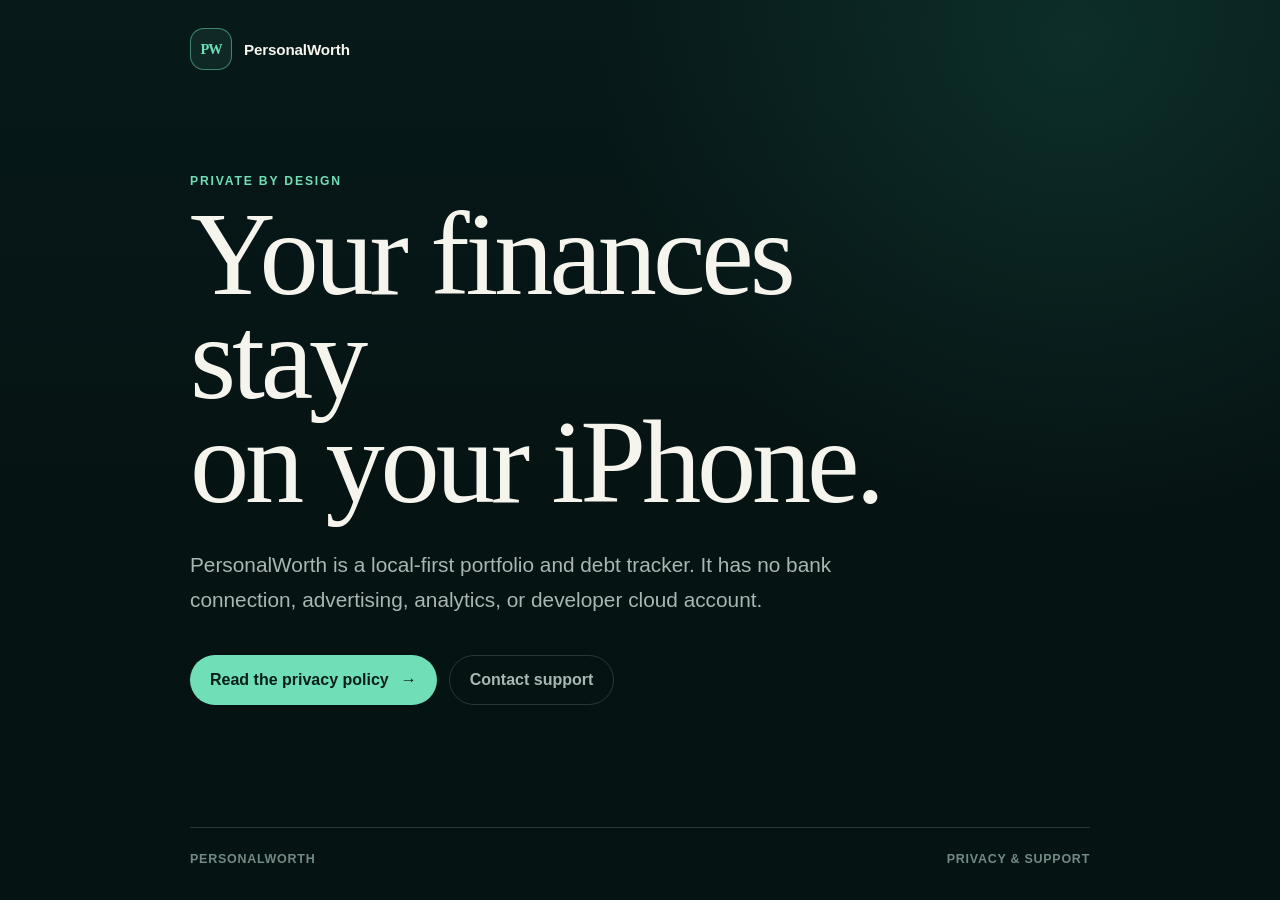
<file: index.html>
<!doctype html>
<html lang="en">
  <head>
    <meta charset="utf-8">
    <meta name="viewport" content="width=device-width, initial-scale=1">
    <meta name="robots" content="noindex, nofollow, noarchive, nosnippet">
    <meta name="description" content="Privacy and support information for PersonalWorth.">
    <meta name="theme-color" content="#071b1b">
    <title>PersonalWorth — Privacy & Support</title>
    <link rel="stylesheet" href="./styles.css">
  </head>
  <body>
    <main class="shell support-shell">
      <header class="brand" aria-label="PersonalWorth">
        <span class="brand-mark" aria-hidden="true">PW</span>
        <span>PersonalWorth</span>
      </header>

      <section class="support-hero">
        <p class="eyebrow">Private by design</p>
        <h1>Your finances stay<br>on your iPhone.</h1>
        <p class="lede">
          PersonalWorth is a local-first portfolio and debt tracker. It has no bank connection,
          advertising, analytics, or developer cloud account.
        </p>
        <nav class="actions" aria-label="Support links">
          <a class="primary-link" href="./privacy/">Read the privacy policy <span aria-hidden="true">→</span></a>
          <a class="secondary-link" href="https://ameforesight.com/contact">Contact support</a>
        </nav>
      </section>

      <footer class="site-footer">
        <span>PersonalWorth</span>
        <span>Privacy & support</span>
      </footer>
    </main>
  </body>
</html>
</file>
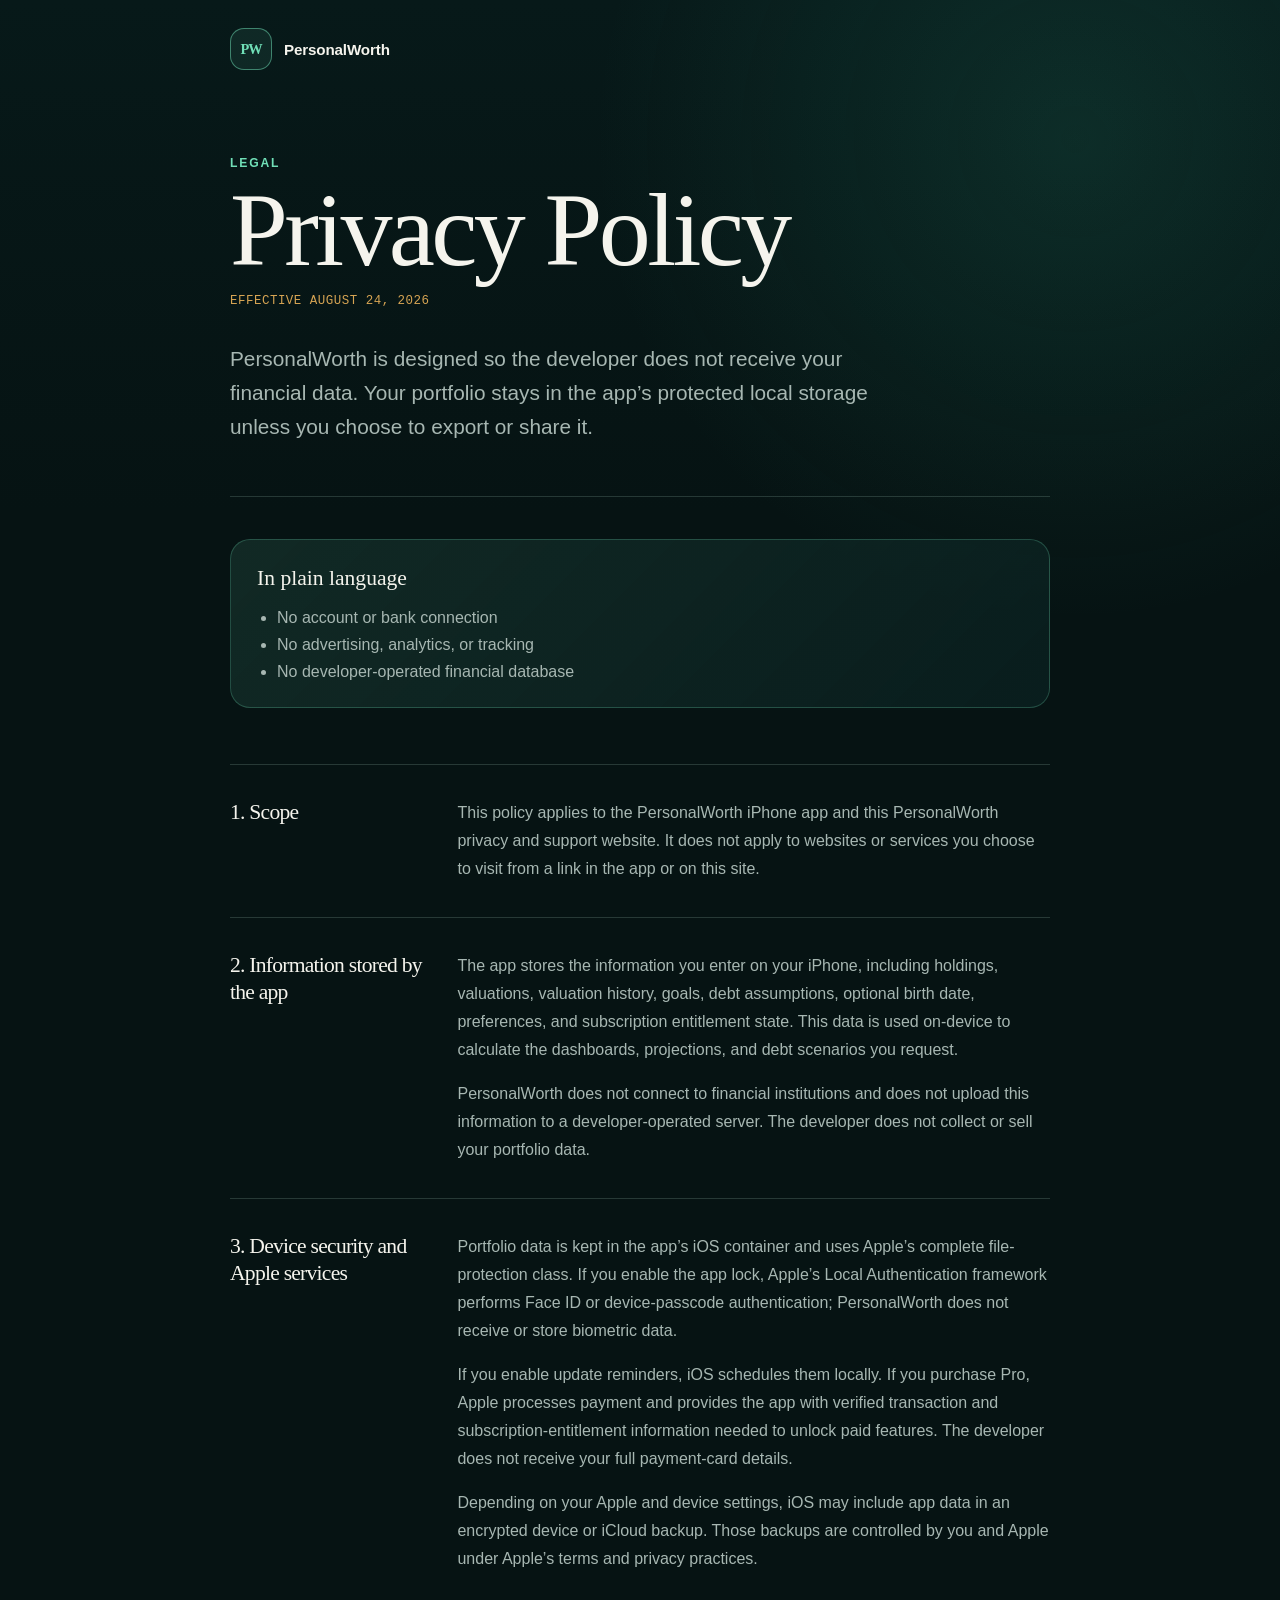
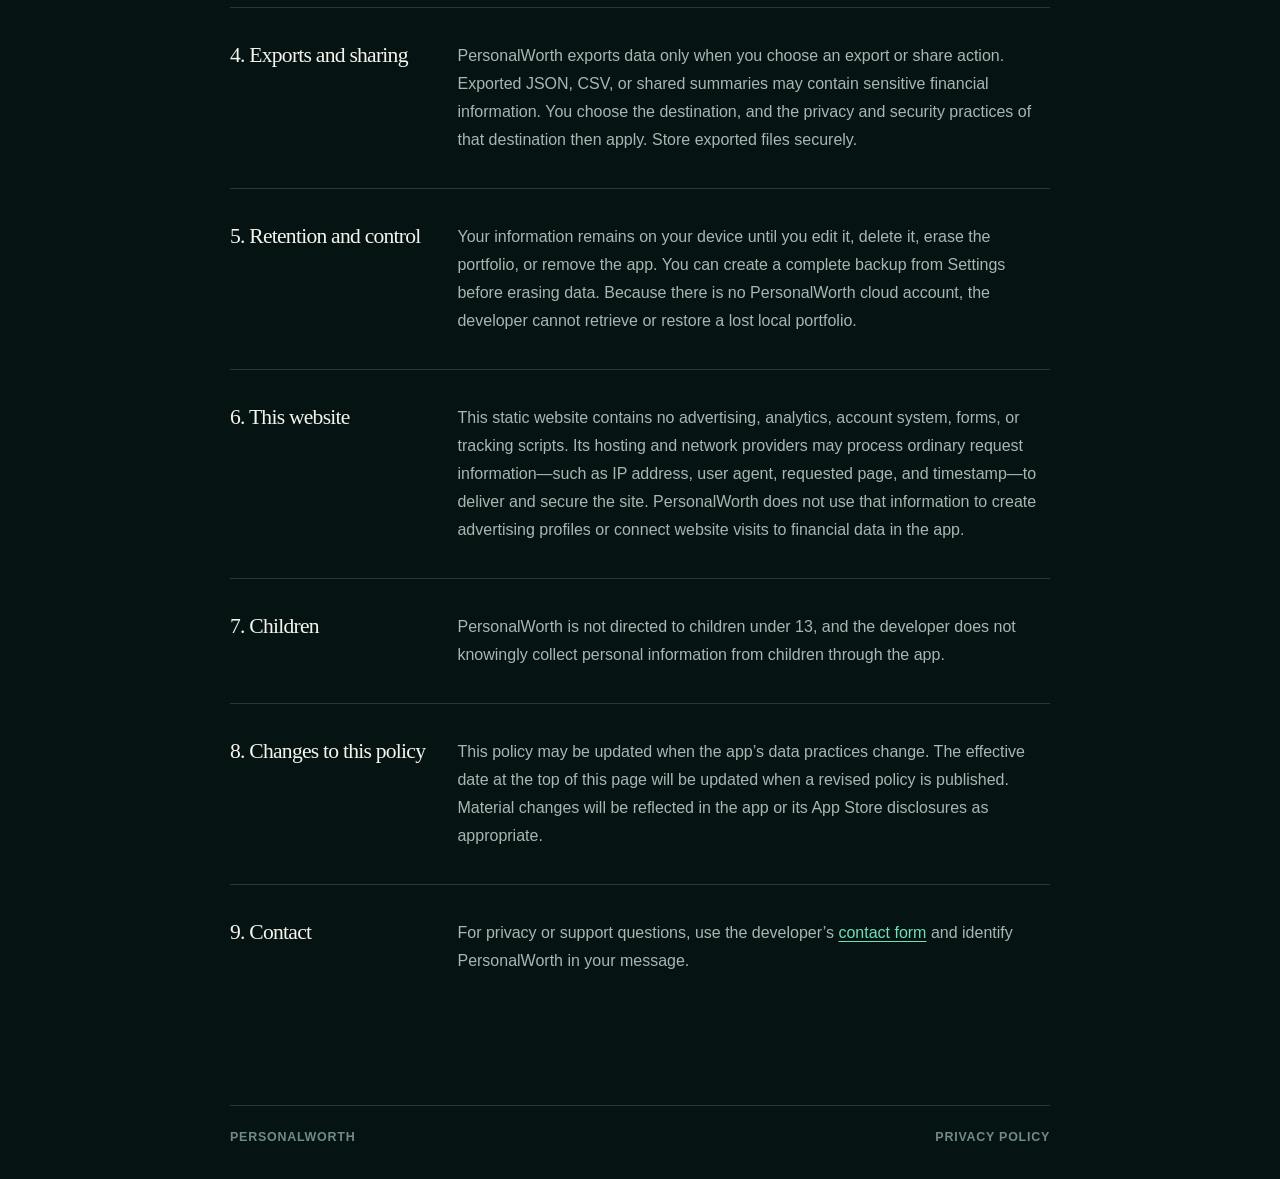
<file: privacy/index.html>
<!doctype html>
<html lang="en">
  <head>
    <meta charset="utf-8">
    <meta name="viewport" content="width=device-width, initial-scale=1">
    <meta name="robots" content="noindex, nofollow, noarchive, nosnippet">
    <meta name="description" content="PersonalWorth privacy policy.">
    <meta name="theme-color" content="#071b1b">
    <title>Privacy Policy — PersonalWorth</title>
    <link rel="stylesheet" href="../styles.css">
  </head>
  <body>
    <main class="shell policy-shell">
      <header class="brand">
        <a href="../" aria-label="PersonalWorth home">
          <span class="brand-mark" aria-hidden="true">PW</span>
          <span>PersonalWorth</span>
        </a>
      </header>

      <article class="policy">
        <header class="policy-heading">
          <p class="eyebrow">Legal</p>
          <h1>Privacy Policy</h1>
          <p class="updated">Effective August 24, 2026</p>
          <p class="lede">
            PersonalWorth is designed so the developer does not receive your financial data.
            Your portfolio stays in the app’s protected local storage unless you choose to export or share it.
          </p>
        </header>

        <aside class="plain-summary" aria-label="Privacy summary">
          <strong>In plain language</strong>
          <ul>
            <li>No account or bank connection</li>
            <li>No advertising, analytics, or tracking</li>
            <li>No developer-operated financial database</li>
          </ul>
        </aside>

        <section>
          <h2>1. Scope</h2>
          <p>
            This policy applies to the PersonalWorth iPhone app and this PersonalWorth privacy and support website.
            It does not apply to websites or services you choose to visit from a link in the app or on this site.
          </p>
        </section>

        <section>
          <h2>2. Information stored by the app</h2>
          <p>
            The app stores the information you enter on your iPhone, including holdings, valuations, valuation history,
            goals, debt assumptions, optional birth date, preferences, and subscription entitlement state. This data is
            used on-device to calculate the dashboards, projections, and debt scenarios you request.
          </p>
          <p>
            PersonalWorth does not connect to financial institutions and does not upload this information to a
            developer-operated server. The developer does not collect or sell your portfolio data.
          </p>
        </section>

        <section>
          <h2>3. Device security and Apple services</h2>
          <p>
            Portfolio data is kept in the app’s iOS container and uses Apple’s complete file-protection class. If you
            enable the app lock, Apple’s Local Authentication framework performs Face ID or device-passcode
            authentication; PersonalWorth does not receive or store biometric data.
          </p>
          <p>
            If you enable update reminders, iOS schedules them locally. If you purchase Pro, Apple processes payment and
            provides the app with verified transaction and subscription-entitlement information needed to unlock paid
            features. The developer does not receive your full payment-card details.
          </p>
          <p>
            Depending on your Apple and device settings, iOS may include app data in an encrypted device or iCloud
            backup. Those backups are controlled by you and Apple under Apple’s terms and privacy practices.
          </p>
        </section>

        <section>
          <h2>4. Exports and sharing</h2>
          <p>
            PersonalWorth exports data only when you choose an export or share action. Exported JSON, CSV, or shared
            summaries may contain sensitive financial information. You choose the destination, and the privacy and
            security practices of that destination then apply. Store exported files securely.
          </p>
        </section>

        <section>
          <h2>5. Retention and control</h2>
          <p>
            Your information remains on your device until you edit it, delete it, erase the portfolio, or remove the app.
            You can create a complete backup from Settings before erasing data. Because there is no PersonalWorth cloud
            account, the developer cannot retrieve or restore a lost local portfolio.
          </p>
        </section>

        <section>
          <h2>6. This website</h2>
          <p>
            This static website contains no advertising, analytics, account system, forms, or tracking scripts. Its
            hosting and network providers may process ordinary request information—such as IP address, user agent,
            requested page, and timestamp—to deliver and secure the site. PersonalWorth does not use that information to
            create advertising profiles or connect website visits to financial data in the app.
          </p>
        </section>

        <section>
          <h2>7. Children</h2>
          <p>
            PersonalWorth is not directed to children under 13, and the developer does not knowingly collect personal
            information from children through the app.
          </p>
        </section>

        <section>
          <h2>8. Changes to this policy</h2>
          <p>
            This policy may be updated when the app’s data practices change. The effective date at the top of this page
            will be updated when a revised policy is published. Material changes will be reflected in the app or its
            App Store disclosures as appropriate.
          </p>
        </section>

        <section>
          <h2>9. Contact</h2>
          <p>
            For privacy or support questions, use the developer’s
            <a href="https://ameforesight.com/contact">contact form</a> and identify PersonalWorth in your message.
          </p>
        </section>
      </article>

      <footer class="site-footer">
        <a href="../">PersonalWorth</a>
        <span>Privacy Policy</span>
      </footer>
    </main>
  </body>
</html>
</file>
<file: styles.css>
:root {
  color-scheme: dark;
  --ink: #f5f4ed;
  --muted: #a7b7b2;
  --canvas: #061313;
  --panel: #0a2020;
  --line: rgba(188, 225, 211, 0.18);
  --mint: #70dfb7;
  --gold: #d6a453;
  --serif: "Iowan Old Style", "Baskerville", "Palatino Linotype", serif;
  --sans: ui-rounded, "SF Pro Rounded", -apple-system, BlinkMacSystemFont, "Segoe UI", sans-serif;
}

* {
  box-sizing: border-box;
}

html {
  background: var(--canvas);
}

body {
  min-height: 100vh;
  margin: 0;
  color: var(--ink);
  font-family: var(--sans);
  background:
    radial-gradient(circle at 84% 5%, rgba(37, 132, 108, 0.2), transparent 30rem),
    linear-gradient(180deg, #071919 0%, var(--canvas) 32rem);
}

a {
  color: inherit;
}

.shell {
  width: min(100% - 40px, 900px);
  min-height: 100vh;
  margin-inline: auto;
}

.brand {
  display: flex;
  align-items: center;
  gap: 12px;
  padding: 28px 0;
  color: var(--ink);
  font-size: 0.95rem;
  font-weight: 750;
  letter-spacing: -0.01em;
}

.brand a {
  display: inline-flex;
  align-items: center;
  gap: 12px;
  text-decoration: none;
}

.brand-mark {
  display: inline-grid;
  width: 42px;
  height: 42px;
  place-items: center;
  border: 1px solid rgba(112, 223, 183, 0.5);
  border-radius: 14px;
  color: var(--mint);
  background: rgba(112, 223, 183, 0.08);
  font-family: var(--serif);
  font-size: 0.9rem;
  letter-spacing: -0.08em;
}

.support-shell {
  display: grid;
  grid-template-rows: auto 1fr auto;
}

.support-hero {
  align-self: center;
  max-width: 760px;
  padding: 64px 0 110px;
}

.eyebrow {
  margin: 0 0 14px;
  color: var(--mint);
  font-size: 0.76rem;
  font-weight: 800;
  letter-spacing: 0.15em;
  text-transform: uppercase;
}

h1,
h2 {
  font-family: var(--serif);
  font-weight: 500;
  letter-spacing: -0.035em;
}

h1 {
  max-width: 820px;
  margin: 0;
  font-size: clamp(3.25rem, 10vw, 7.4rem);
  line-height: 0.88;
}

.lede {
  max-width: 680px;
  margin: 34px 0 0;
  color: var(--muted);
  font-size: clamp(1.05rem, 2.4vw, 1.3rem);
  line-height: 1.65;
}

.actions {
  display: flex;
  flex-wrap: wrap;
  gap: 12px;
  margin-top: 38px;
}

.actions a {
  display: inline-flex;
  align-items: center;
  justify-content: center;
  min-height: 50px;
  padding: 0 20px;
  border-radius: 999px;
  font-weight: 750;
  text-decoration: none;
}

.primary-link {
  gap: 12px;
  color: #062019;
  background: var(--mint);
}

.secondary-link {
  border: 1px solid var(--line);
  color: var(--muted);
}

.policy-shell {
  max-width: 820px;
}

.policy {
  padding: 58px 0 96px;
}

.policy-heading {
  padding-bottom: 52px;
  border-bottom: 1px solid var(--line);
}

.policy-heading h1 {
  font-size: clamp(3.2rem, 9vw, 6.5rem);
}

.updated {
  margin: 18px 0 0;
  color: var(--gold);
  font-family: ui-monospace, "SFMono-Regular", Menlo, monospace;
  font-size: 0.78rem;
  letter-spacing: 0.04em;
  text-transform: uppercase;
}

.plain-summary {
  margin: 42px 0 56px;
  padding: 26px;
  border: 1px solid rgba(112, 223, 183, 0.24);
  border-radius: 20px;
  background: linear-gradient(135deg, rgba(112, 223, 183, 0.11), rgba(10, 32, 32, 0.8));
}

.plain-summary strong {
  font-family: var(--serif);
  font-size: 1.35rem;
  font-weight: 500;
}

.plain-summary ul {
  display: grid;
  gap: 9px;
  margin: 18px 0 0;
  padding-left: 20px;
  color: var(--muted);
}

.policy section {
  display: grid;
  grid-template-columns: minmax(170px, 0.34fr) minmax(0, 1fr);
  gap: 26px;
  padding: 34px 0;
  border-top: 1px solid var(--line);
}

.policy section h2 {
  margin: 0;
  font-size: 1.35rem;
  line-height: 1.25;
}

.policy section p {
  grid-column: 2;
  margin: 0;
  color: var(--muted);
  font-size: 1rem;
  line-height: 1.75;
}

.policy section p + p {
  margin-top: -10px;
}

.policy section a {
  color: var(--mint);
  text-underline-offset: 0.2em;
}

.site-footer {
  display: flex;
  justify-content: space-between;
  gap: 20px;
  padding: 24px 0 34px;
  border-top: 1px solid var(--line);
  color: #728a84;
  font-size: 0.78rem;
  font-weight: 650;
  letter-spacing: 0.06em;
  text-transform: uppercase;
}

.site-footer a {
  text-decoration: none;
}

@media (max-width: 680px) {
  .shell {
    width: min(100% - 28px, 900px);
  }

  .support-hero {
    padding: 48px 0 86px;
  }

  .policy {
    padding-top: 38px;
  }

  .policy section {
    grid-template-columns: 1fr;
    gap: 14px;
  }

  .policy section p {
    grid-column: 1;
  }

  .actions a {
    width: 100%;
  }
}

@media (prefers-reduced-motion: no-preference) {
  .support-hero,
  .policy-heading,
  .plain-summary {
    animation: reveal 520ms ease-out both;
  }

  .plain-summary {
    animation-delay: 80ms;
  }

  @keyframes reveal {
    from {
      opacity: 0;
      transform: translateY(10px);
    }
  }
}

@media print {
  :root {
    color-scheme: light;
    --ink: #111;
    --muted: #333;
    --canvas: #fff;
    --line: #ccc;
  }

  body {
    background: #fff;
  }

  .brand-mark,
  .plain-summary {
    border-color: #bbb;
    background: transparent;
  }
}
</file>
